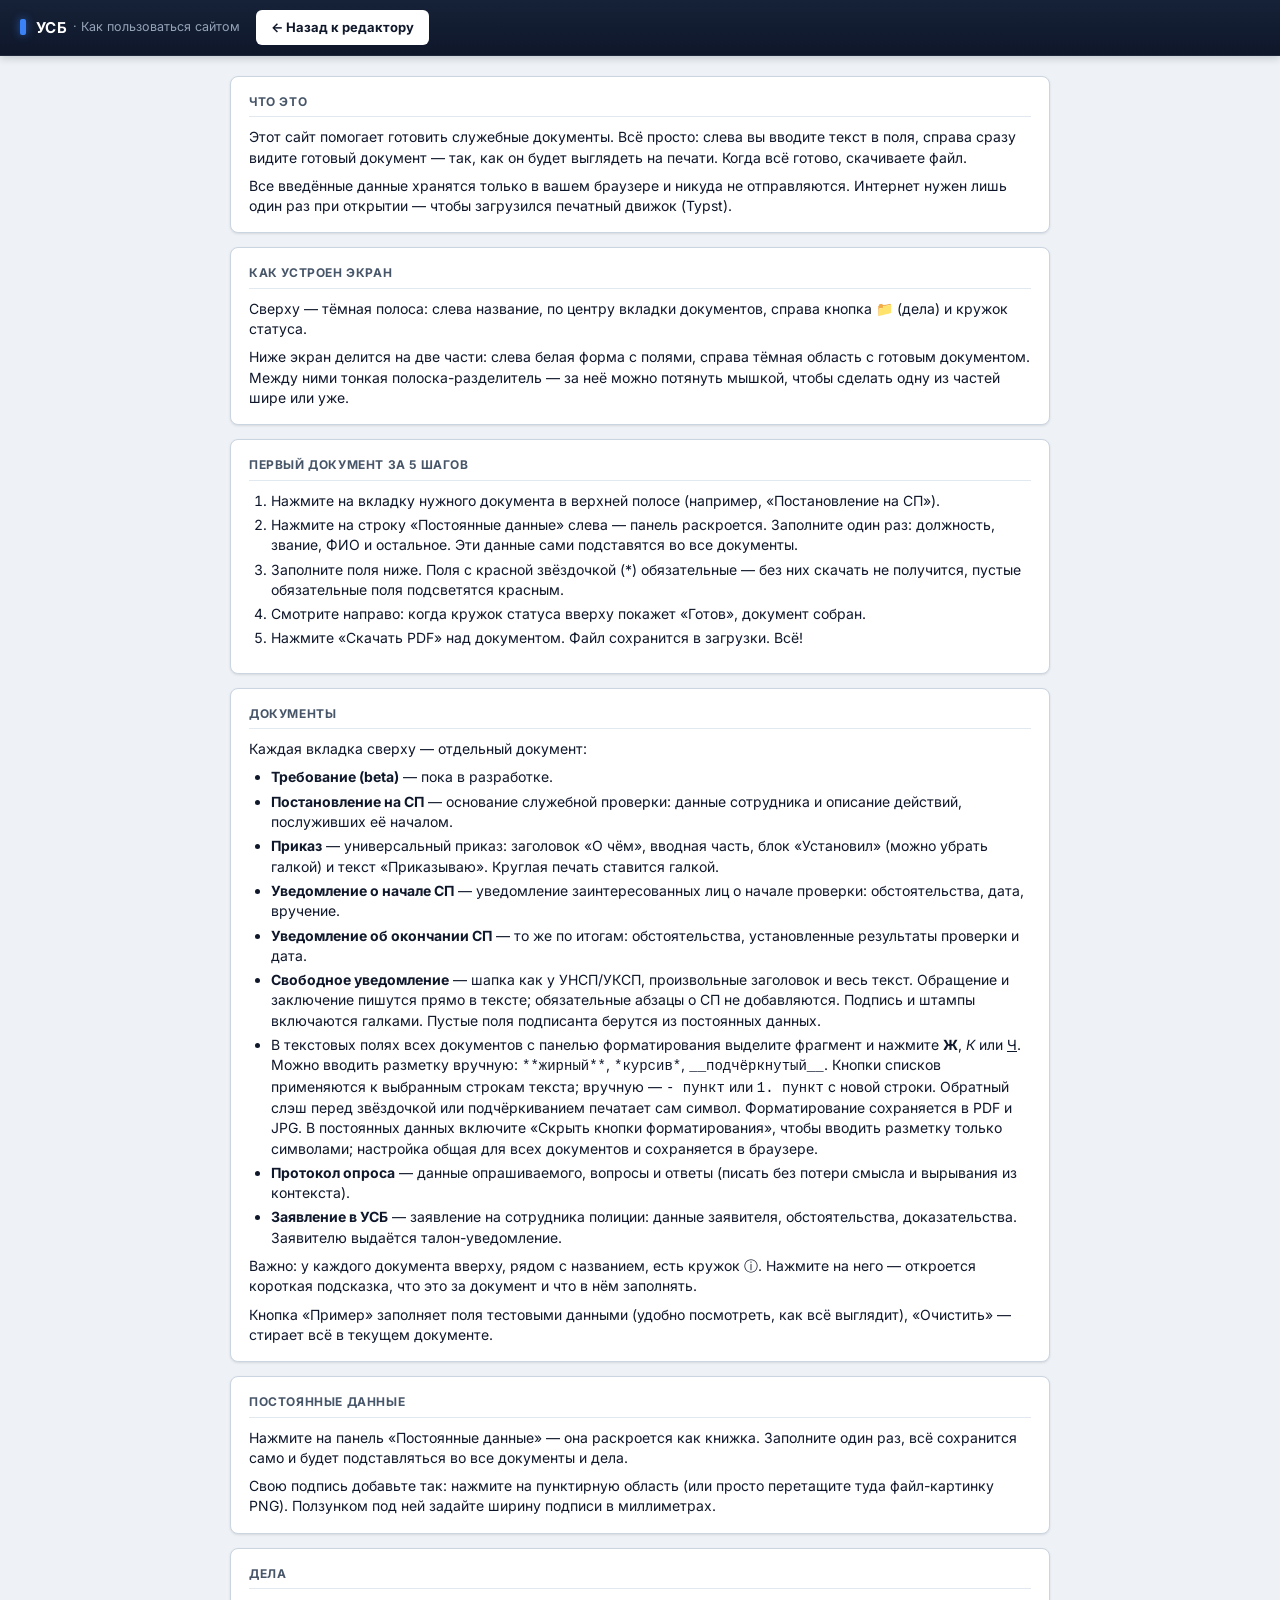
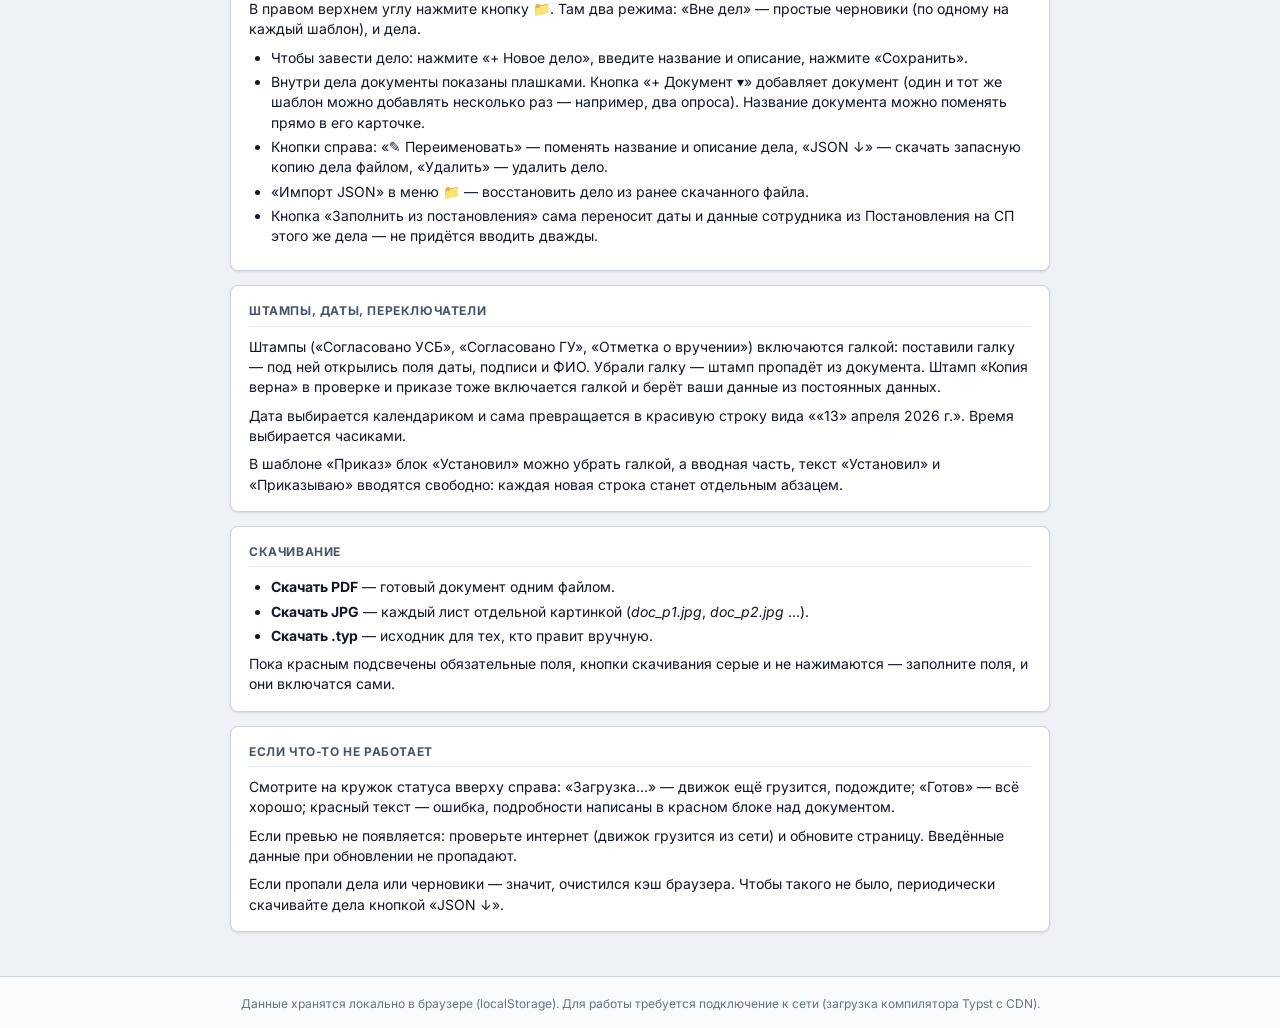
<file: help.html>
<!DOCTYPE html>
<html lang="ru">
<head>
  <meta charset="UTF-8">
  <meta name="viewport" content="width=device-width, initial-scale=1.0">
  <meta name="color-scheme" content="light">
  <title>УСБ — Как пользоваться сайтом</title>

  <link rel="preconnect" href="https://fonts.googleapis.com">
  <link rel="preconnect" href="https://fonts.gstatic.com" crossorigin>
  <link href="https://fonts.googleapis.com/css2?family=Inter:wght@400;500;600;700&family=JetBrains+Mono:wght@400;500&display=swap" rel="stylesheet">

  <link rel="stylesheet" href="style.css">
</head>
<body>

  <header class="topbar">
    <div class="brand" title="Управление собственной безопасности — система подготовки документов">
      УСБ <span>· Как пользоваться сайтом</span>
    </div>
    <div class="topright">
      <a class="cases-btn" href="index.html" style="text-decoration: none; display: inline-block;" title="Вернуться к редактору документов">← Назад к редактору</a>
    </div>
  </header>

  <main class="help-wrap">

    <div class="card">
      <h3>Что это</h3>
      <p>Этот сайт помогает готовить служебные документы. Всё просто: слева вы вводите текст в поля, справа сразу видите готовый документ — так, как он будет выглядеть на печати. Когда всё готово, скачиваете файл.</p>
      <p>Все введённые данные хранятся только в вашем браузере и никуда не отправляются. Интернет нужен лишь один раз при открытии — чтобы загрузился печатный движок (Typst).</p>
    </div>

    <div class="card">
      <h3>Как устроен экран</h3>
      <p>Сверху — тёмная полоса: слева название, по центру вкладки документов, справа кнопка 📁 (дела) и кружок статуса.</p>
      <p>Ниже экран делится на две части: слева белая форма с полями, справа тёмная область с готовым документом. Между ними тонкая полоска-разделитель — за неё можно потянуть мышкой, чтобы сделать одну из частей шире или уже.</p>
    </div>

    <div class="card">
      <h3>Первый документ за 5 шагов</h3>
      <ol>
        <li>Нажмите на вкладку нужного документа в верхней полосе (например, «Постановление на СП»).</li>
        <li>Нажмите на строку «Постоянные данные» слева — панель раскроется. Заполните один раз: должность, звание, ФИО и остальное. Эти данные сами подставятся во все документы.</li>
        <li>Заполните поля ниже. Поля с красной звёздочкой (*) обязательные — без них скачать не получится, пустые обязательные поля подсветятся красным.</li>
        <li>Смотрите направо: когда кружок статуса вверху покажет «Готов», документ собран.</li>
        <li>Нажмите «Скачать PDF» над документом. Файл сохранится в загрузки. Всё!</li>
      </ol>
    </div>

    <div class="card">
      <h3>Документы</h3>
      <p>Каждая вкладка сверху — отдельный документ:</p>
      <ul>
        <li><b>Требование (beta)</b> — пока в разработке.</li>
        <li><b>Постановление на СП</b> — основание служебной проверки: данные сотрудника и описание действий, послуживших её началом.</li>
        <li><b>Приказ</b> — универсальный приказ: заголовок «О чём», вводная часть, блок «Установил» (можно убрать галкой) и текст «Приказываю». Круглая печать ставится галкой.</li>
        <li><b>Уведомление о начале СП</b> — уведомление заинтересованных лиц о начале проверки: обстоятельства, дата, вручение.</li>
        <li><b>Уведомление об окончании СП</b> — то же по итогам: обстоятельства, установленные результаты проверки и дата.</li>
        <li><b>Свободное уведомление</b> — шапка как у УНСП/УКСП, произвольные заголовок и весь текст. Обращение и заключение пишутся прямо в тексте; обязательные абзацы о СП не добавляются. Подпись и штампы включаются галками. Пустые поля подписанта берутся из постоянных данных.</li>
        <li>В текстовых полях всех документов с панелью форматирования выделите фрагмент и нажмите <b>Ж</b>, <i>К</i> или <u>Ч</u>. Можно вводить разметку вручную: <code>**жирный**</code>, <code>*курсив*</code>, <code>__подчёркнутый__</code>. Кнопки списков применяются к выбранным строкам текста; вручную — <code>- пункт</code> или <code>1. пункт</code> с новой строки. Обратный слэш перед звёздочкой или подчёркиванием печатает сам символ. Форматирование сохраняется в PDF и JPG. В постоянных данных включите «Скрыть кнопки форматирования», чтобы вводить разметку только символами; настройка общая для всех документов и сохраняется в браузере.</li>
        <li><b>Протокол опроса</b> — данные опрашиваемого, вопросы и ответы (писать без потери смысла и вырывания из контекста).</li>
        <li><b>Заявление в УСБ</b> — заявление на сотрудника полиции: данные заявителя, обстоятельства, доказательства. Заявителю выдаётся талон-уведомление.</li>
      </ul>
      <p>Важно: у каждого документа вверху, рядом с названием, есть кружок ⓘ. Нажмите на него — откроется короткая подсказка, что это за документ и что в нём заполнять.</p>
      <p>Кнопка «Пример» заполняет поля тестовыми данными (удобно посмотреть, как всё выглядит), «Очистить» — стирает всё в текущем документе.</p>
    </div>

    <div class="card">
      <h3>Постоянные данные</h3>
      <p>Нажмите на панель «Постоянные данные» — она раскроется как книжка. Заполните один раз, всё сохранится само и будет подставляться во все документы и дела.</p>
      <p>Свою подпись добавьте так: нажмите на пунктирную область (или просто перетащите туда файл-картинку PNG). Ползунком под ней задайте ширину подписи в миллиметрах.</p>
    </div>

    <div class="card">
      <h3>Дела</h3>
      <p>В правом верхнем углу нажмите кнопку 📁. Там два режима: «Вне дел» — простые черновики (по одному на каждый шаблон), и дела.</p>
      <ul>
        <li>Чтобы завести дело: нажмите «+ Новое дело», введите название и описание, нажмите «Сохранить».</li>
        <li>Внутри дела документы показаны плашками. Кнопка «+ Документ ▾» добавляет документ (один и тот же шаблон можно добавлять несколько раз — например, два опроса). Название документа можно поменять прямо в его карточке.</li>
        <li>Кнопки справа: «✎ Переименовать» — поменять название и описание дела, «JSON ↓» — скачать запасную копию дела файлом, «Удалить» — удалить дело.</li>
        <li>«Импорт JSON» в меню 📁 — восстановить дело из ранее скачанного файла.</li>
        <li>Кнопка «Заполнить из постановления» сама переносит даты и данные сотрудника из Постановления на СП этого же дела — не придётся вводить дважды.</li>
      </ul>
    </div>

    <div class="card">
      <h3>Штампы, даты, переключатели</h3>
      <p>Штампы («Согласовано УСБ», «Согласовано ГУ», «Отметка о вручении») включаются галкой: поставили галку — под ней открылись поля даты, подписи и ФИО. Убрали галку — штамп пропадёт из документа. Штамп «Копия верна» в проверке и приказе тоже включается галкой и берёт ваши данные из постоянных данных.</p>
      <p>Дата выбирается календариком и сама превращается в красивую строку вида ««13» апреля 2026 г.». Время выбирается часиками.</p>
      <p>В шаблоне «Приказ» блок «Установил» можно убрать галкой, а вводная часть, текст «Установил» и «Приказываю» вводятся свободно: каждая новая строка станет отдельным абзацем.</p>
    </div>

    <div class="card">
      <h3>Скачивание</h3>
      <ul>
        <li><b>Скачать PDF</b> — готовый документ одним файлом.</li>
        <li><b>Скачать JPG</b> — каждый лист отдельной картинкой (<i>doc_p1.jpg</i>, <i>doc_p2.jpg</i> …).</li>
        <li><b>Скачать .typ</b> — исходник для тех, кто правит вручную.</li>
      </ul>
      <p>Пока красным подсвечены обязательные поля, кнопки скачивания серые и не нажимаются — заполните поля, и они включатся сами.</p>
    </div>

    <div class="card">
      <h3>Если что-то не работает</h3>
      <p>Смотрите на кружок статуса вверху справа: «Загрузка…» — движок ещё грузится, подождите; «Готов» — всё хорошо; красный текст — ошибка, подробности написаны в красном блоке над документом.</p>
      <p>Если превью не появляется: проверьте интернет (движок грузится из сети) и обновите страницу. Введённые данные при обновлении не пропадают.</p>
      <p>Если пропали дела или черновики — значит, очистился кэш браузера. Чтобы такого не было, периодически скачивайте дела кнопкой «JSON ↓».</p>
    </div>

  </main>

  <footer class="foot">
    <span>Данные хранятся локально в браузере (localStorage). Для работы требуется подключение к сети (загрузка компилятора Typst с CDN).</span>
  </footer>

</body>
</html>
</file>
<file: style.css>
/* ==========================================================================
   УСБ — Редактор документов | Строгая ведомственная тема (100% совместимость)
   ========================================================================== */

:root {
  /* Оригинальные переменные (обновленная строгая палитра) */
  --bg: #eef2f6;
  --card: #ffffff;
  --ink: #0f172a;
  --muted: #64748b;
  --line: #cbd5e1;
  --accent: #1d4ed8;
  --accent-ink: #ffffff;
  --danger: #b91c1c;
  --radius: 8px;

  /* Дополнительные системные токены */
  --bg-subtle: #f8fafc;
  --line-light: #e2e8f0;
  --accent-hover: #1e40af;
  --accent-soft: #eff6ff;
  --accent-ring: rgba(29, 78, 216, 0.2);
  --danger-soft: #fef2f2;
  --danger-line: #fecaca;
  --topbar-bg: #0f172a;
  --topbar-line: #1e293b;

  --shadow-xs: 0 1px 2px rgba(15, 23, 42, 0.05);
  --shadow-sm: 0 1px 3px rgba(15, 23, 42, 0.07), 0 1px 2px rgba(15, 23, 42, 0.04);
  --shadow-md: 0 4px 12px -2px rgba(15, 23, 42, 0.12), 0 2px 6px -1px rgba(15, 23, 42, 0.06);
  --shadow-lg: 0 12px 32px -4px rgba(15, 23, 42, 0.22), 0 4px 12px -2px rgba(15, 23, 42, 0.1);
}

*,
*::before,
*::after {
  box-sizing: border-box;
}

[hidden] {
  display: none !important;
}

body {
  margin: 0;
  font: 14px/1.45 "Inter", "Segoe UI", system-ui, -apple-system, Roboto, sans-serif;
  color: var(--ink);
  background: var(--bg);
  -webkit-font-smoothing: antialiased;
  -moz-osx-font-smoothing: grayscale;
}

/* Аккуратный скроллбар */
::-webkit-scrollbar {
  width: 8px;
  height: 8px;
}
::-webkit-scrollbar-track {
  background: transparent;
}
::-webkit-scrollbar-thumb {
  background: #94a3b8;
  border-radius: 4px;
}
::-webkit-scrollbar-thumb:hover {
  background: #64748b;
}

/* ==========================================================================
   1. ВЕРХНЯЯ ПАНЕЛЬ (TOPBAR) И ВКЛАДКИ
   ========================================================================== */

.topbar {
  display: flex;
  align-items: center;
  gap: 16px;
  padding: 10px 20px;
  background: linear-gradient(180deg, #162238 0%, var(--topbar-bg) 100%);
  border-bottom: 1px solid var(--topbar-line);
  box-shadow: 0 2px 8px rgba(15, 23, 42, 0.2);
  color: #ffffff;
  position: sticky;
  top: 0;
  z-index: 30;
}

.brand {
  display: flex;
  align-items: center;
  gap: 6px;
  font-weight: 700;
  font-size: 15px;
  letter-spacing: 0.03em;
  white-space: nowrap;
  user-select: none;
}

.brand::before {
  content: "";
  display: inline-block;
  width: 6px;
  height: 16px;
  background: #3b82f6;
  border-radius: 2px;
  margin-right: 4px;
  box-shadow: 0 0 8px rgba(59, 130, 246, 0.6);
}

.brand span {
  font-weight: 400;
  font-size: 12.5px;
  letter-spacing: 0;
  color: #94a3b8;
}

/* Иконка-ссылка на страницу помощи */
.brand-help {
  display: inline-flex;
  align-items: center;
  justify-content: center;
  width: 20px;
  height: 20px;
  border-radius: 50%;
  border: 1px solid rgba(148, 163, 184, 0.35);
  color: #cbd5e1;
  font-size: 12px;
  line-height: 1;
  text-decoration: none;
  transition: all 0.15s ease;
}

.brand-help:hover {
  border-color: #60a5fa;
  color: #ffffff;
  background: rgba(255, 255, 255, 0.08);
}

.tabs {
  display: flex;
  gap: 6px;
  flex: 1;
  overflow-x: auto;
  scrollbar-width: thin;
  scrollbar-color: rgba(148, 163, 184, 0.45) transparent;
  padding: 2px 0 6px;
}

.tabs::-webkit-scrollbar {
  height: 6px;
}

.tabs::-webkit-scrollbar-track {
  background: rgba(255, 255, 255, 0.06);
  border-radius: 3px;
}

.tabs::-webkit-scrollbar-thumb {
  background: rgba(148, 163, 184, 0.45);
  border-radius: 3px;
}

.tabs::-webkit-scrollbar-thumb:hover {
  background: rgba(148, 163, 184, 0.7);
}

.tabs button {
  border: 1px solid rgba(148, 163, 184, 0.22);
  background: rgba(255, 255, 255, 0.03);
  color: #cbd5e1;
  padding: 7px 13px;
  border-radius: 6px;
  cursor: pointer;
  font-family: inherit;
  font-size: 13px;
  font-weight: 500;
  white-space: nowrap;
  transition: all 0.15s ease;
}

.tabs button:hover {
  background: rgba(255, 255, 255, 0.09);
  border-color: rgba(148, 163, 184, 0.4);
  color: #ffffff;
}

.tabs button[aria-selected="true"] {
  background: var(--accent);
  border-color: #3b82f6;
  color: #ffffff;
  font-weight: 600;
  box-shadow: 0 1px 4px rgba(0, 0, 0, 0.25);
}

.topright {
  display: flex;
  align-items: center;
  gap: 12px;
  position: relative;
  flex-shrink: 0;
}

.cases-btn {
  border: 1px solid rgba(255, 255, 255, 0.2);
  background: #ffffff;
  color: #0f172a;
  padding: 7px 14px;
  border-radius: 6px;
  cursor: pointer;
  font-family: inherit;
  font-size: 13px;
  font-weight: 700;
  white-space: nowrap;
  max-width: 280px;
  overflow: hidden;
  text-overflow: ellipsis;
  box-shadow: var(--shadow-xs);
  transition: all 0.15s ease;
}

.cases-btn:hover {
  background: #f8fafc;
  border-color: #60a5fa;
  box-shadow: 0 0 0 3px rgba(59, 130, 246, 0.25);
}

/* Статус компилятора */
.status {
  display: inline-flex;
  align-items: center;
  gap: 6px;
  font-size: 12px;
  font-weight: 500;
  color: #cbd5e1;
  background: rgba(255, 255, 255, 0.06);
  border: 1px solid rgba(255, 255, 255, 0.1);
  padding: 5px 10px;
  border-radius: 999px;
  white-space: nowrap;
}

.status::before {
  content: "";
  width: 7px;
  height: 7px;
  border-radius: 50%;
  background: #38bdf8;
}

.status.ok {
  color: #bbf7d0;
  border-color: rgba(34, 197, 94, 0.3);
}
.status.ok::before {
  background: #22c55e;
}

.status.err {
  color: #fecaca;
  border-color: rgba(239, 68, 68, 0.35);
}
.status.err::before {
  background: #ef4444;
}

.preview-status {
  display: flex;
  flex-wrap: wrap;
  gap: 6px 16px;
  margin-bottom: 12px;
  padding: 7px 10px;
  background: var(--topbar-bg);
  border-radius: 6px;
}

.preview-status .status {
  min-width: 0;
  padding: 0;
  border: 0;
  background: none;
  white-space: normal;
  overflow-wrap: anywhere;
}

.preview-status .status::before {
  flex-shrink: 0;
}

/* ==========================================================================
   2. ВЫПАДАЮЩЕЕ МЕНЮ ДЕЛ (.cases-menu)
   ========================================================================== */

.cases-menu {
  position: absolute;
  top: 54px;
  right: 16px;
  width: 370px;
  max-width: calc(100vw - 32px);
  max-height: 72vh;
  overflow: auto;
  background: var(--card);
  color: var(--ink);
  border: 1px solid var(--line);
  border-radius: 10px;
  box-shadow: var(--shadow-lg);
  z-index: 60;
  padding: 8px;
}

.cases-menu[hidden] {
  display: none;
}

.cases-menu .cm-head {
  display: flex;
  gap: 8px;
  padding: 4px 4px 8px;
  margin-bottom: 4px;
  border-bottom: 1px solid var(--line-light);
}

.cases-menu .cm-head button {
  flex: 1;
  padding: 7px 12px;
  border-radius: 6px;
  cursor: pointer;
  font-family: inherit;
  font-size: 13px;
  font-weight: 500;
  border: 1px solid var(--line);
  background: var(--card);
  color: var(--ink);
  transition: all 0.15s ease;
}

.cases-menu .cm-head button:hover {
  background: var(--bg-subtle);
  border-color: #94a3b8;
}

.cases-menu .cm-head button.primary {
  background: var(--accent);
  border-color: var(--accent);
  color: #ffffff;
  font-weight: 600;
}

.cases-menu .cm-head button.primary:hover {
  background: var(--accent-hover);
}

.cases-menu .cm-item {
  display: flex;
  gap: 8px;
  align-items: flex-start;
  width: 100%;
  border: 1px solid transparent;
  background: transparent;
  text-align: left;
  padding: 9px 10px;
  border-radius: 6px;
  cursor: pointer;
  color: var(--ink);
  font-family: inherit;
  font-size: 13.5px;
  margin-bottom: 2px;
  transition: background-color 0.12s ease, border-color 0.12s ease;
}

.cases-menu .cm-item:hover {
  background: var(--bg-subtle);
}

.cases-menu .cm-item.active {
  border-color: #93c5fd;
  background: var(--accent-soft);
}

.cases-menu .cm-main {
  flex: 1;
  min-width: 0;
}

.cases-menu .cm-title {
  font-weight: 700;
  overflow: hidden;
  text-overflow: ellipsis;
  white-space: nowrap;
  margin-bottom: 2px;
}

.cases-menu .cm-sub {
  font-size: 12px;
  color: var(--muted);
  overflow: hidden;
  text-overflow: ellipsis;
  white-space: nowrap;
}

.cases-menu .cm-meta {
  font-size: 11px;
  color: var(--muted);
  margin-top: 2px;
}

.cases-menu .cm-x {
  flex: 0 0 auto;
  border: 0;
  background: transparent;
  cursor: pointer;
  color: var(--muted);
  font-size: 14px;
  padding: 2px 6px;
  border-radius: 4px;
  transition: all 0.12s ease;
}

.cases-menu .cm-x:hover {
  color: var(--danger);
  background: var(--danger-soft);
}

/* ==========================================================================
   3. ПАНЕЛЬ ДЕЛА (.casebar) И ДОКУМЕНТЫ ДЕЛА (.docchips)
   ========================================================================== */

.casebar {
  background: var(--card);
  border-bottom: 1px solid var(--line);
  padding: 10px 20px;
  display: flex;
  flex-direction: column;
  gap: 10px;
  max-width: 1700px;
  margin: 0 auto;
  box-shadow: var(--shadow-xs);
}

.casebar[hidden] {
  display: none;
}

.casebar-top {
  display: flex;
  align-items: center;
  gap: 12px;
  flex-wrap: wrap;
}

.casebar-title {
  font-weight: 700;
  font-size: 15px;
  color: var(--ink);
}

.casebar-descr {
  color: var(--muted);
  font-size: 12.5px;
  flex: 1;
  min-width: 160px;
  overflow: hidden;
  text-overflow: ellipsis;
  white-space: nowrap;
}

.casebar-actions {
  display: flex;
  gap: 6px;
  margin-left: auto;
}

.casebar-docs {
  display: flex;
  gap: 8px;
  align-items: center;
  flex-wrap: wrap;
  padding-top: 6px;
  border-top: 1px solid var(--line-light);
}

.docchips {
  display: flex;
  gap: 6px;
  flex-wrap: wrap;
  flex: 1;
}

.docchip {
  border: 1px solid var(--line);
  background: var(--bg-subtle);
  border-radius: 6px;
  padding: 5px 8px 5px 12px;
  font-size: 13px;
  font-weight: 500;
  color: var(--ink);
  cursor: pointer;
  display: flex;
  align-items: center;
  gap: 6px;
  max-width: 280px;
  transition: all 0.15s ease;
}

.docchip:hover {
  border-color: #94a3b8;
  background: #f1f5f9;
}

.docchip[aria-selected="true"] {
  background: var(--accent);
  border-color: var(--accent);
  color: #ffffff;
  font-weight: 600;
  box-shadow: var(--shadow-xs);
}

.docchip .nm {
  overflow: hidden;
  text-overflow: ellipsis;
  white-space: nowrap;
}

.docchip .rn,
.docchip .del {
  border: 0;
  background: transparent;
  cursor: pointer;
  font-size: 12px;
  padding: 2px 4px;
  border-radius: 4px;
  color: inherit;
  opacity: 0.7;
  transition: opacity 0.12s ease, background-color 0.12s ease;
}

.docchip .rn:hover,
.docchip .del:hover {
  opacity: 1;
  background: rgba(0, 0, 0, 0.1);
}

.adddoc-wrap {
  position: relative;
}

.adddoc-menu {
  position: absolute;
  right: 0;
  top: calc(100% + 4px);
  width: 240px;
  z-index: 40;
  background: var(--card);
  border: 1px solid var(--line);
  border-radius: 8px;
  box-shadow: var(--shadow-lg);
  padding: 6px;
}

.adddoc-menu[hidden] {
  display: none;
}

.adddoc-menu button {
  display: block;
  width: 100%;
  text-align: left;
  border: 0;
  background: transparent;
  padding: 8px 10px;
  border-radius: 6px;
  cursor: pointer;
  font-family: inherit;
  font-size: 13.5px;
  color: var(--ink);
  transition: background-color 0.12s ease, color 0.12s ease;
}

.adddoc-menu button:hover {
  background: var(--accent-soft);
  color: var(--accent);
}

/* ==========================================================================
   4. МОДАЛЬНОЕ ОКНО (.modal-overlay)
   ========================================================================== */

.modal-overlay {
  position: fixed;
  inset: 0;
  background: rgba(15, 23, 42, 0.55);
  backdrop-filter: blur(2px);
  z-index: 100;
  display: flex;
  align-items: center;
  justify-content: center;
  padding: 16px;
}

.modal-overlay[hidden] {
  display: none;
}

.modal {
  background: var(--card);
  border: 1px solid var(--line);
  border-radius: 10px;
  padding: 20px;
  width: 440px;
  max-width: 100%;
  box-shadow: var(--shadow-lg);
}

.modal h3 {
  margin: 0 0 14px;
  font-size: 16px;
  font-weight: 700;
  color: var(--ink);
  padding-bottom: 10px;
  border-bottom: 1px solid var(--line-light);
}

.modal-row {
  display: flex;
  gap: 8px;
  margin-top: 16px;
}

.modal-row button {
  flex: 1;
  padding: 9px 14px;
  border-radius: 6px;
  cursor: pointer;
  font-family: inherit;
  font-size: 13.5px;
  font-weight: 500;
  border: 1px solid var(--line);
  background: var(--card);
  color: var(--ink);
  transition: all 0.15s ease;
}

.modal-row button:hover {
  background: var(--bg-subtle);
  border-color: #94a3b8;
}

.modal-row button.primary {
  background: var(--accent);
  border-color: var(--accent);
  color: #ffffff;
  font-weight: 600;
}

.modal-row button.primary:hover {
  background: var(--accent-hover);
}

/* ==========================================================================
   5. ОСНОВНАЯ СЕТКА (.layout) И РАЗДЕЛИТЕЛЬ (.splitter)
   ========================================================================== */

.layout {
  display: grid;
  grid-template-columns: var(--leftw, 1fr) 6px minmax(0, 1fr);
  gap: 14px;
  padding: 16px 20px;
  align-items: start;
  max-width: 1700px;
  margin: 0 auto;
}

.splitter {
  cursor: col-resize;
  border-radius: 4px;
  background: linear-gradient(90deg, transparent 2px, var(--line) 2px 4px, transparent 4px);
  min-height: 280px;
  height: 100%;
  user-select: none;
  touch-action: none;
  transition: background 0.15s ease;
}

.splitter:hover,
.splitter.drag {
  background: linear-gradient(90deg, transparent 2px, var(--accent) 2px 4px, transparent 4px);
}

/* ==========================================================================
   6. КАРТОЧКИ И ФОРМЫ (.forms, .card, .field, .subform, .segmented)
   ========================================================================== */

.forms {
  display: flex;
  flex-direction: column;
  gap: 14px;
  min-width: 0;
}

#docForm {
  display: flex;
  flex-direction: column;
  gap: 14px;
}

.card {
  background: var(--card);
  border: 1px solid var(--line);
  border-radius: var(--radius);
  padding: 16px 18px;
  box-shadow: var(--shadow-sm);
}

/* Постоянные данные (раскрывающаяся панель) */
details.card.profile {
  border-left: 4px solid var(--accent);
}

.card > summary {
  cursor: pointer;
  font-weight: 700;
  font-size: 14.5px;
  color: var(--ink);
  user-select: none;
  display: flex;
  align-items: baseline;
  gap: 8px;
}

.card > summary .hint {
  font-weight: 400;
  color: var(--muted);
  font-size: 12px;
}

details.card[open] > summary {
  margin-bottom: 14px;
  padding-bottom: 10px;
  border-bottom: 1px solid var(--line-light);
}

/* Заголовок документа внутри дела */
.card.dochead {
  background: var(--bg-subtle);
}

.card.dochead h3 {
  margin: 0 0 8px;
  font-size: 14.5px;
  font-weight: 700;
  color: var(--ink);
  text-transform: none;
  letter-spacing: 0;
  border-bottom: 0;
  padding-bottom: 0;
}

.card.dochead input[type="text"] {
  width: 100%;
  padding: 8px 10px;
  font-family: inherit;
  font-size: 14px;
  border: 1px solid var(--line);
  border-radius: 6px;
  background: var(--card);
  color: var(--ink);
  transition: border-color 0.15s ease, box-shadow 0.15s ease;
}

.card.dochead input[type="text"]:focus {
  outline: none;
  border-color: var(--accent);
  box-shadow: 0 0 0 3px var(--accent-ring);
}

/* Заголовок документа + кнопка информации о документе */
.card.dochead .dochead-top {
  display: flex;
  align-items: center;
  gap: 8px;
}

.card.dochead .dochead-top h3 {
  flex: 1;
  min-width: 0;
  margin: 0;
}

.info-btn {
  flex: 0 0 auto;
  width: 22px;
  height: 22px;
  border-radius: 50%;
  border: 1px solid var(--line);
  background: var(--card);
  color: var(--muted);
  font-size: 13px;
  line-height: 1;
  cursor: pointer;
  display: inline-flex;
  align-items: center;
  justify-content: center;
  padding: 0;
  transition: all 0.15s ease;
}

.info-btn:hover {
  border-color: var(--accent);
  color: var(--accent);
}

.docinfo {
  margin-top: 8px;
  font-size: 12.5px;
  color: var(--muted);
  background: var(--card);
  border: 1px solid var(--line-light);
  border-radius: 6px;
  padding: 8px 10px;
}

/* Подзаголовки секций внутри карточки */
.card h3 {
  margin: 16px 0 10px;
  padding-bottom: 6px;
  border-bottom: 1px solid var(--line-light);
  font-size: 12px;
  font-weight: 700;
  text-transform: uppercase;
  letter-spacing: 0.05em;
  color: #475569;
}

.card h3:first-child {
  margin-top: 0;
}

/* Поля ввода */
.field {
  margin-bottom: 12px;
}

.field:last-child {
  margin-bottom: 0;
}

.field.hidden {
  display: none;
}

.field label {
  display: block;
  font-weight: 600;
  font-size: 13px;
  color: #1e293b;
  margin-bottom: 4px;
}

.field label .req {
  color: var(--danger);
  margin-left: 2px;
}

.field .sub {
  font-size: 12px;
  color: var(--muted);
  font-weight: 400;
  margin-top: 2px;
}

.field input[type="text"],
.field input[type="date"],
.field input[type="time"],
.field input[type="number"],
.field textarea,
.field select {
  width: 100%;
  padding: 8px 10px;
  font-family: inherit;
  font-size: 13.5px;
  line-height: 1.4;
  border: 1px solid var(--line);
  border-radius: 6px;
  background: var(--card);
  color: var(--ink);
  transition: border-color 0.15s ease, box-shadow 0.15s ease, background-color 0.15s ease;
}

.field input:hover,
.field textarea:hover,
.field select:hover {
  border-color: #94a3b8;
}

.field input:focus,
.field textarea:focus,
.field select:focus {
  outline: none;
  border-color: var(--accent);
  box-shadow: 0 0 0 3px var(--accent-ring);
}

.field textarea {
  min-height: 70px;
  resize: vertical;
}

/* Валидация */
.field input.invalid,
.field textarea.invalid {
  border-color: var(--danger);
  background: var(--danger-soft);
}

.field input.invalid:focus,
.field textarea.invalid:focus {
  box-shadow: 0 0 0 3px rgba(185, 28, 28, 0.18);
}

/* Чекбоксы и вложенные подформы */
.check {
  display: flex;
  align-items: center;
  gap: 8px;
  font-weight: 600;
  font-size: 13.5px;
  color: var(--ink);
  margin: 12px 0 6px;
  cursor: pointer;
}

.check input {
  width: 17px;
  height: 17px;
  accent-color: var(--accent);
  cursor: pointer;
  margin: 0;
}

.format-toolbar {
  display: flex;
  flex-wrap: wrap;
  gap: 6px;
  margin: 8px 0;
}

.format-toolbar .mini { padding: 6px 12px; }
.format-bold { font-weight: 700; }
.format-italic { font-style: italic; }
.format-underline { text-decoration: underline; }

.subform {
  border-left: 3px solid #93c5fd;
  background: var(--bg-subtle);
  border-radius: 0 6px 6px 0;
  padding: 10px 12px;
  margin: 6px 0 14px;
}

.subform.hidden {
  display: none;
}

/* Сегментированный переключатель */
.segmented {
  display: flex;
  background: var(--bg-subtle);
  border: 1px solid var(--line);
  border-radius: 6px;
  padding: 2px;
  gap: 2px;
  overflow: hidden;
}

.segmented button {
  flex: 1;
  border: 0;
  border-radius: 4px;
  background: transparent;
  padding: 7px 10px;
  cursor: pointer;
  font-family: inherit;
  font-size: 13px;
  font-weight: 500;
  color: var(--muted);
  transition: all 0.15s ease;
}

.segmented button:hover {
  color: var(--ink);
}

.segmented button[aria-pressed="true"] {
  background: var(--accent);
  color: #ffffff;
  font-weight: 600;
  box-shadow: var(--shadow-xs);
}

/* Строки с кнопками (.row и .mini) */
.row {
  display: flex;
  gap: 8px;
  align-items: center;
}

.row > * {
  flex: 1;
}

.mini {
  flex: 0 0 auto;
  font-family: inherit;
  font-size: 13px;
  font-weight: 500;
  padding: 7px 12px;
  cursor: pointer;
  border-radius: 6px;
  border: 1px solid var(--line);
  background: var(--card);
  color: var(--ink);
  box-shadow: var(--shadow-xs);
  transition: all 0.15s ease;
}

.mini:hover:not(:disabled) {
  border-color: var(--accent);
  color: var(--accent);
  background: var(--bg-subtle);
}

.mini:disabled {
  opacity: 0.45;
  cursor: default;
  box-shadow: none;
}

.mini.danger {
  color: var(--danger);
  border-color: var(--danger-line);
  background: var(--danger-soft);
}

.mini.danger:hover:not(:disabled) {
  border-color: var(--danger);
  background: var(--danger);
  color: #ffffff;
}

/* Превью подписи / гербовой печати */
.sign-preview {
  width: 100%;
  min-height: 74px;
  border: 1px dashed var(--line);
  border-radius: 6px;
  background: repeating-conic-gradient(#f1f5f9 0 25%, #ffffff 0 50%) 0 0 / 16px 16px;
  display: flex;
  align-items: center;
  justify-content: center;
  overflow: hidden;
  padding: 6px;
}

.sign-preview img {
  max-width: 100%;
  max-height: 90px;
  object-fit: contain;
}

/* ==========================================================================
   7. ПАНЕЛЬ ПРЕДПРОСМОТРА (.preview-pane, .toolbar, .pages)
   ========================================================================== */

.preview-pane {
  position: sticky;
  top: 66px;
  min-width: 0;
}

.toolbar {
  display: flex;
  gap: 8px;
  margin-bottom: 12px;
  flex-wrap: wrap;
  background: var(--card);
  border: 1px solid var(--line);
  border-radius: var(--radius);
  padding: 10px 12px;
  box-shadow: var(--shadow-sm);
  align-items: center;
}

.toolbar button {
  padding: 8px 14px;
  border-radius: 6px;
  border: 1px solid var(--line);
  background: var(--card);
  color: var(--ink);
  cursor: pointer;
  font-family: inherit;
  font-size: 13px;
  font-weight: 500;
  box-shadow: var(--shadow-xs);
  transition: all 0.15s ease;
}

.toolbar button:hover:not(:disabled) {
  background: var(--bg-subtle);
  border-color: #94a3b8;
}

.toolbar button.primary {
  background: var(--accent);
  border-color: var(--accent);
  color: var(--accent-ink);
  font-weight: 600;
}

.toolbar button.primary:hover:not(:disabled) {
  background: var(--accent-hover);
  border-color: var(--accent-hover);
}

.toolbar button:disabled {
  opacity: 0.45;
  cursor: default;
  box-shadow: none;
}

.toolbar .sep {
  flex: 1;
}

.error {
  background: var(--danger-soft);
  color: #7f1d1d;
  border: 1px solid var(--danger-line);
  border-left: 4px solid var(--danger);
  border-radius: 6px;
  padding: 10px 14px;
  margin-bottom: 12px;
  white-space: pre-wrap;
  font-family: ui-monospace, SFMono-Regular, Menlo, Consolas, monospace;
  font-size: 12px;
  max-height: 180px;
  overflow: auto;
  box-shadow: var(--shadow-xs);
}

/* Контрастный стол для листов документа А4 */
.pages {
  display: flex;
  flex-direction: column;
  gap: 16px;
  align-items: center;
  background: #334155;
  border: 1px solid #1e293b;
  border-radius: var(--radius);
  padding: 20px;
  min-height: 420px;
  box-shadow: inset 0 2px 6px rgba(15, 23, 42, 0.35);
}

.pages canvas {
  background: #ffffff;
  border: 1px solid rgba(15, 23, 42, 0.15);
  border-radius: 2px;
  max-width: 100%;
  height: auto;
  box-shadow: 0 8px 24px rgba(2, 6, 23, 0.4);
}

.placeholder {
  color: #cbd5e1;
  font-size: 13.5px;
  text-align: center;
  padding: 60px 20px;
  margin: auto;
}

.foot {
  text-align: center;
  color: var(--muted);
  font-size: 12px;
  padding: 18px 16px;
  border-top: 1px solid var(--line);
  margin-top: 24px;
  background: var(--bg-subtle);
}

/* ==========================================================================
   8. СТРАНИЦА ПОМОЩИ (help.html)
   ========================================================================== */

.help-wrap {
  max-width: 860px;
  margin: 0 auto;
  padding: 20px;
  display: flex;
  flex-direction: column;
  gap: 14px;
}

.help-wrap p {
  margin: 0 0 8px;
}

.help-wrap p:last-child {
  margin-bottom: 0;
}

.help-wrap ol,
.help-wrap ul {
  margin: 0 0 8px;
  padding-left: 22px;
}

.help-wrap li {
  margin-bottom: 4px;
}

.help-wrap li:last-child {
  margin-bottom: 0;
}

/* ==========================================================================
   9. АДАПТИВНОСТЬ
   ========================================================================== */

@media (max-width: 1000px) {
  .layout {
    grid-template-columns: 1fr;
  }
  .splitter {
    display: none;
  }
  .preview-pane {
    position: static;
  }
  .topbar {
    flex-wrap: wrap;
  }
  .tabs {
    order: 3;
    width: 100%;
    padding-top: 6px;
    border-top: 1px solid rgba(255, 255, 255, 0.08);
  }
}
</file>
